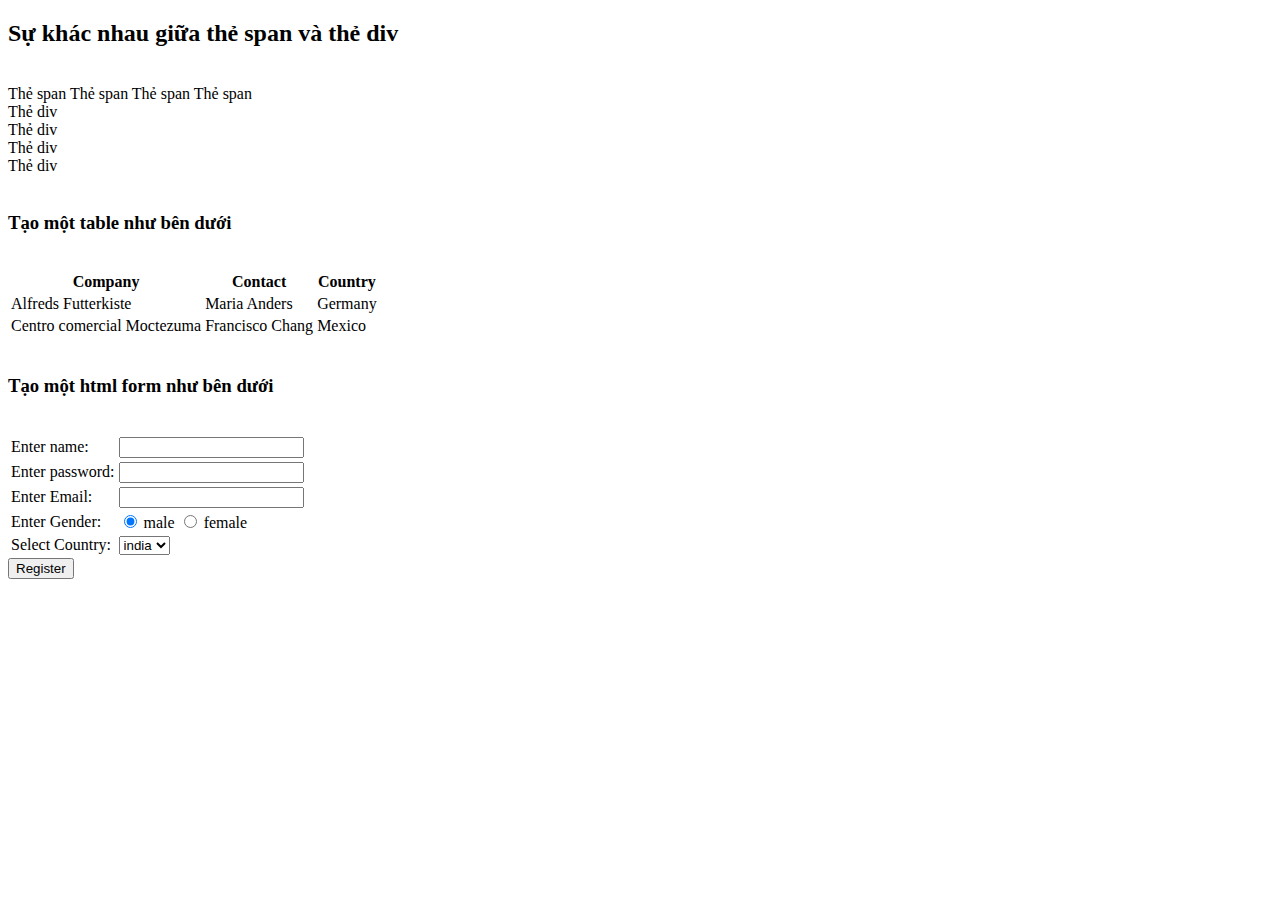
<file: Buoi2/index.html>
<!DOCTYPE html>
<html lang="en">
  <head>
    <meta charset="UTF-8" />
    <meta http-equiv="X-UA-Compatible" content="IE=edge" />
    <meta name="viewport" content="width=device-width, initial-scale=1.0" />
    <title>Document</title>
    <link rel="stylesheet" href="styles.css" />
  </head>
  <body>
    <h2>Sự khác nhau giữa thẻ span và thẻ div</h2>
    <br />
    <span>Thẻ span </span><span>Thẻ span </span><span>Thẻ span </span
    ><span>Thẻ span </span>
    <div>Thẻ div</div>
    <div>Thẻ div</div>
    <div>Thẻ div</div>
    <div>Thẻ div</div>
    <br />
    <h3>Tạo một table như bên dưới</h3>
    <br />
    <table>
      <tr>
        <th>Company</th>
        <th>Contact</th>
        <th>Country</th>
      </tr>
      <tr>
        <td>Alfreds Futterkiste</td>
        <td>Maria Anders</td>
        <td>Germany</td>
      </tr>
      <tr>
        <td>Centro comercial Moctezuma</td>
        <td>Francisco Chang</td>
        <td>Mexico</td>
      </tr>
    </table>
    <br />
    <h3>Tạo một html form như bên dưới</h3>
    <br />
    <form action="">
      <table>
        <tr>
          <td>Enter name:</td>
          <td><input type="text" /></td>
        </tr>
        <tr>
          <td>Enter password:</td>
          <td><input type="text" /></td>
        </tr>
        <tr>
          <td>Enter Email:</td>
          <td><input type="text" /></td>
        </tr>
        <tr>
          <td>Enter Gender:</td>
          <td>
            <span><input type="radio" value="male" checked /> male</span>
            <span><input type="radio" value="female" /> female</span>
          </td>
        </tr>
        <tr>
          <td>Select Country:</td>
          <td>
            <select>
              <option value="india">india</option>
            </select>
          </td>
        </tr>
      </table>
    </form>

    <button>Register</button>
  </body>
</html>
</file>
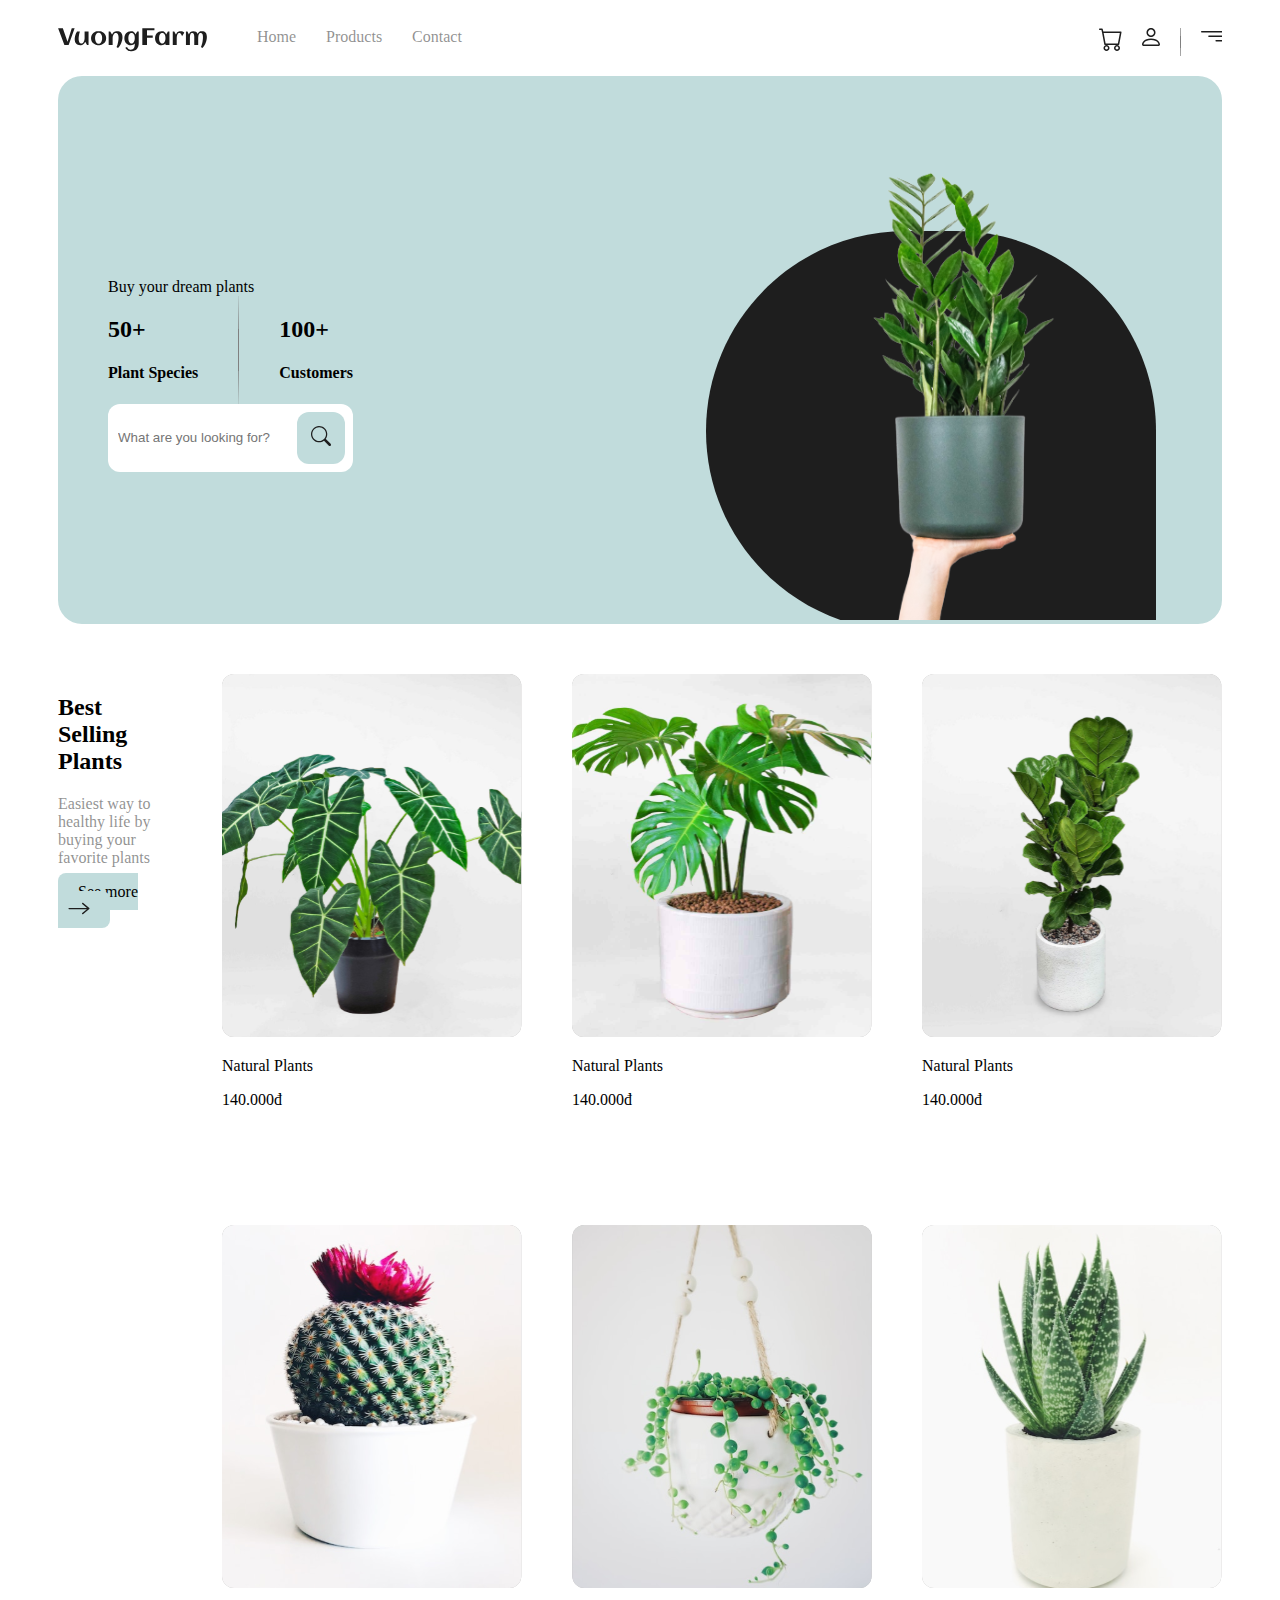
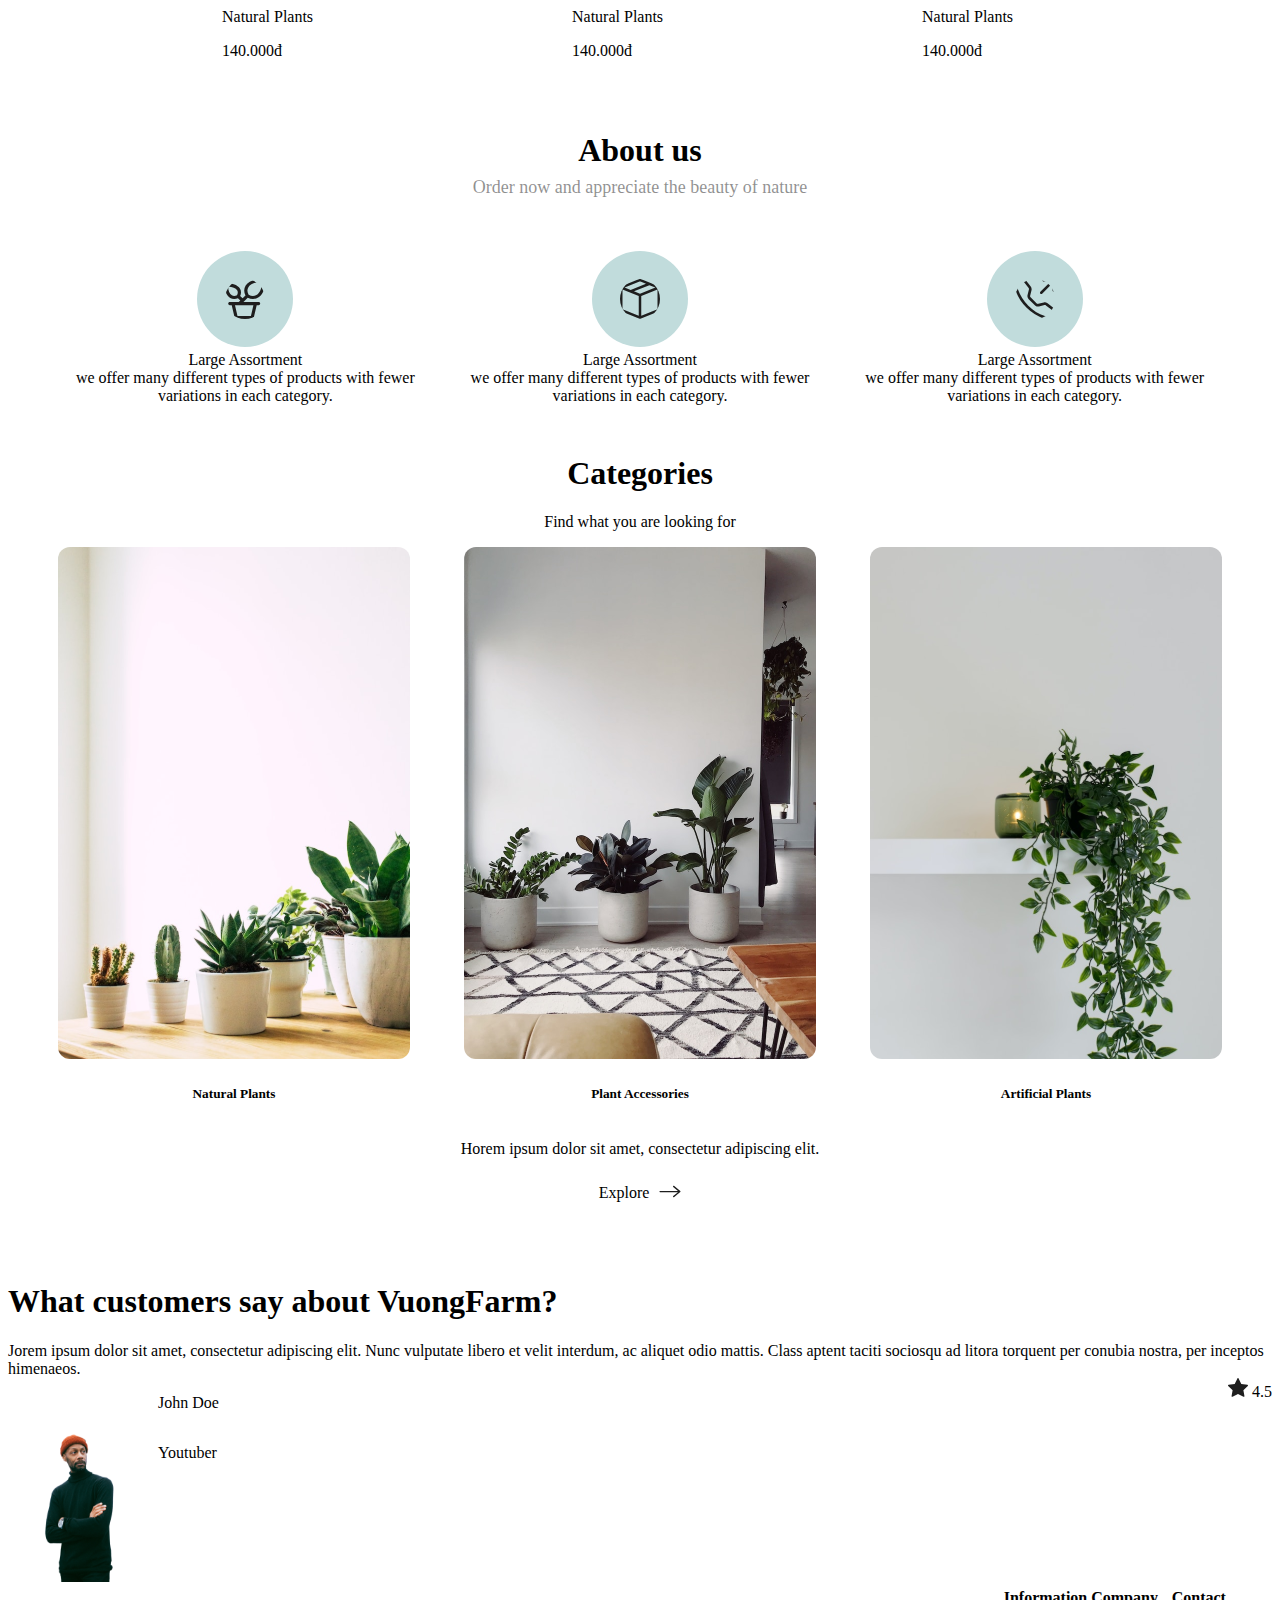
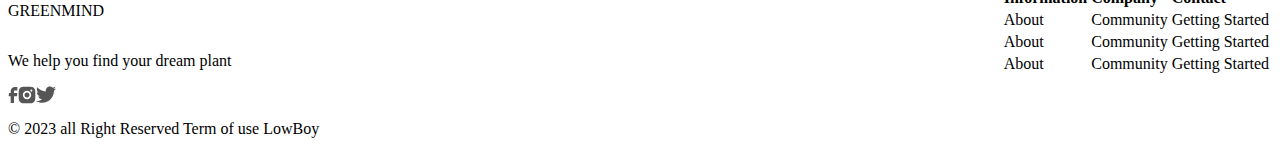
<file: vuongfarm/index.html>
<!DOCTYPE html>
<html lang="en">

<head>
  <meta charset="UTF-8">
  <meta http-equiv="X-UA-Compatible" content="IE=edge">
  <meta name="viewport" content="width=device-width, initial-scale=1.0">
  <title>Document</title>
  <link rel="stylesheet" href="styles.css">
</head>

<body>
  <div class="wrapper">
    <div class="header">
      <div class="header-left">
        <div class="header-left-logo">
          <a href=""><img src="./asserts/logo.svg" alt=""></a>
        </div>
        <div class="header-left-nav">
          <a href="">Home</a>
          <a href="">Products</a>
          <a href="">Contact</a>
        </div>
      </div>
      <div class="header-right">
        <a href=""><img src="./asserts/shopping-cart.svg" alt=""></a>
        <a href=""><img src="./asserts/profile.svg" alt=""></a>
        <div class="vertical">
          <div class="vertical-inner"></div>
        </div>
        <a href=""><img src="./asserts/options.svg" alt=""></a>
      </div>
    </div>
    <div id="content">
      <div class="banner">
        <div class="banner-left">
          <div>Buy your dream plants</div>
          <div class="banner-left-middle">
            <div>
              <h2>50+</h2>
              <h4>Plant Species</h4>
            </div>
            <div class="vertical">
              <div class="vertical-inner"></div>
            </div>
            <div>
              <h2>100+</h2>
              <h4>Customers</h4>
            </div>
          </div>
          <div class="search-box">
            <div class="search-box-text">
              <input type="text" placeholder="What are you looking for?">
            </div>
            <div class="search-icon">
              <a href="">
                <img src="./asserts/search.svg" alt="">
              </a>
            </div>
          </div>
        </div>
        <div class="banner-right">
          <img src="./asserts/banner-img.svg" alt="">
        </div>
      </div>
      <div class="best-selling">
        <div class="best-selling-left">
          <h2>Best Selling Plants</h2>
          <p style="color: #1E1E1E80;">Easiest way to healthy life by buying your favorite plants </p>
          <a href="" class="best-selling-see-more"><span class="best-selling-see-more-text">See more</span></a>
        </div>
        <div class="best-selling-right">
          <div class="best-selling-right-top">
            <div>
              <img src="./asserts/hinh1.svg" alt="">
              <p>Natural Plants</p>
              <p>140.000đ</p>
            </div>
            <div>
              <img src="./asserts/hinh2.svg" alt="">
              <p>Natural Plants</p>
              <p>140.000đ</p>
            </div>
            <div>
              <img src="./asserts/hinh3.svg" alt="">
              <p>Natural Plants</p>
              <p>140.000đ</p>
            </div>
          </div>
          <div class="best-selling-right-bottom">
            <div>
              <img src="./asserts/hinh4.svg" alt="">
              <p>Natural Plants</p>
              <p>140.000đ</p>
            </div>
            <div>
              <img src="./asserts/hinh5.svg" alt="">
              <p>Natural Plants</p>
              <p>140.000đ</p>
            </div>
            <div>
              <img src="./asserts/hinh6.svg" alt="">
              <p>Natural Plants</p>
              <p>140.000đ</p>
            </div>
          </div>
        </div>
      </div>
      <div class="about-us">
        <div class="about-us-top">
          <div class="about-us-top-above">About us</div>
          <div class="about-us-top-below">Order now and appreciate the beauty of nature</div>
        </div>
        <div class="about-us-bottom">
          <div class="about-us-bottom-item">
            <div><img src="./asserts/about-us-1.svg" alt=""></div>
            <div>Large Assortment</div>
            <div>we offer many different types of products with fewer variations in each category.</div>
          </div>
          <div class="about-us-bottom-item">
            <div><img src="./asserts/about-us-2.svg" alt=""></div>
            <div>Large Assortment</div>
            <div>we offer many different types of products with fewer variations in each category.</div>
          </div>
          <div class="about-us-bottom-item">
            <div><img src="./asserts/about-us-3.svg" alt=""></div>
            <div>Large Assortment</div>
            <div>we offer many different types of products with fewer variations in each category.</div>
          </div>
        </div>
      </div>
      <div>
        <div class="categories">
          <div class="categories-top">
            <h1>Categories</h1>
            <p>Find what you are looking for</p>
          </div>
          <div class="categories-bottom">
            <div class="categories-bottom-item">
              <img src="./asserts/categories-1.svg" alt="">
              <h5>Natural Plants</h5>
            </div>
            <div class="categories-bottom-item categories-bottom-item-center">
              <img src="./asserts/categories-2.svg" alt="">
              <h5>Plant Accessories</h5>
            </div>
            <div class="categories-bottom-item">
              <img src="./asserts/categories-3.svg" alt="">
              <h5>Artificial Plants</h5>
            </div>
          </div>
          <div>
            <p style="text-align: center;">Horem ipsum dolor sit amet, consectetur adipiscing elit.</p>
          </div>
          <div class="categories-explore">
            <a href=""><span class="categories-explore-text">Explore</span></a>
          </div>
        </div>
      </div>
      <div class="feedback">
        <h1>What customers say about VuongFarm?</h1>
        <div class="feedback-item">
          <div class="feedback-item-top">Jorem ipsum dolor sit amet, consectetur adipiscing elit. Nunc vulputate libero
            et velit interdum, ac
            aliquet odio mattis. Class aptent taciti sociosqu ad litora torquent per conubia nostra, per inceptos
            himenaeos.</div>
          <div class="feedback-item-bottom">
            <div class="feedback-item-bottom-left">
              <div class="feedback-item-bottom-left-image">
                <img src="./asserts/feedback-img.svg" alt="">
              </div>
              <div class="feedback-item-bottom-left-text">
                <p>John Doe</p>
                <p>Youtuber</p>
              </div>
            </div>
            <div class="feedback-item-bottom-right">
              <img src="./asserts/feedback-rating.svg" alt="">
              <span>4.5</span>
            </div>
          </div>
        </div>
      </div>
    </div>
    <footer class="footer">
      <div class="footer-top">
        <div class="footer-top-left">
          <p>GREENMIND</p>
          <p>We help you find your dream plant</p>
          <div class="footer-top-left-icons">
            <img src="./asserts/footer-icon-1.svg" alt="">
            <img src="./asserts/footer-icon-2.svg" alt="">
            <img src="./asserts/footer-icon-3.svg" alt="">
          </div>
        </div>
        <div class="footer-top-right">
          <table>
            <tr class="footer-top-right-text-title">
            <td>Information</td>
            <td>Company</td>
            <td>Contact</td>
            </tr>
            <tr>
              <td>About</td>
              <td>Community</td>
              <td>Getting Started</td>
            </tr>
            <tr>
              <td>About</td>
              <td>Community</td>
              <td>Getting Started</td>
            </tr>
            <tr>
              <td>About</td>
              <td>Community</td>
              <td>Getting Started</td>
            </tr>
          </table>
        </div>
      </div>
      <p>&copy; 2023 all Right Reserved Term of use LowBoy</p>
    </footer>
  </div>
</body>

</html>
</file>
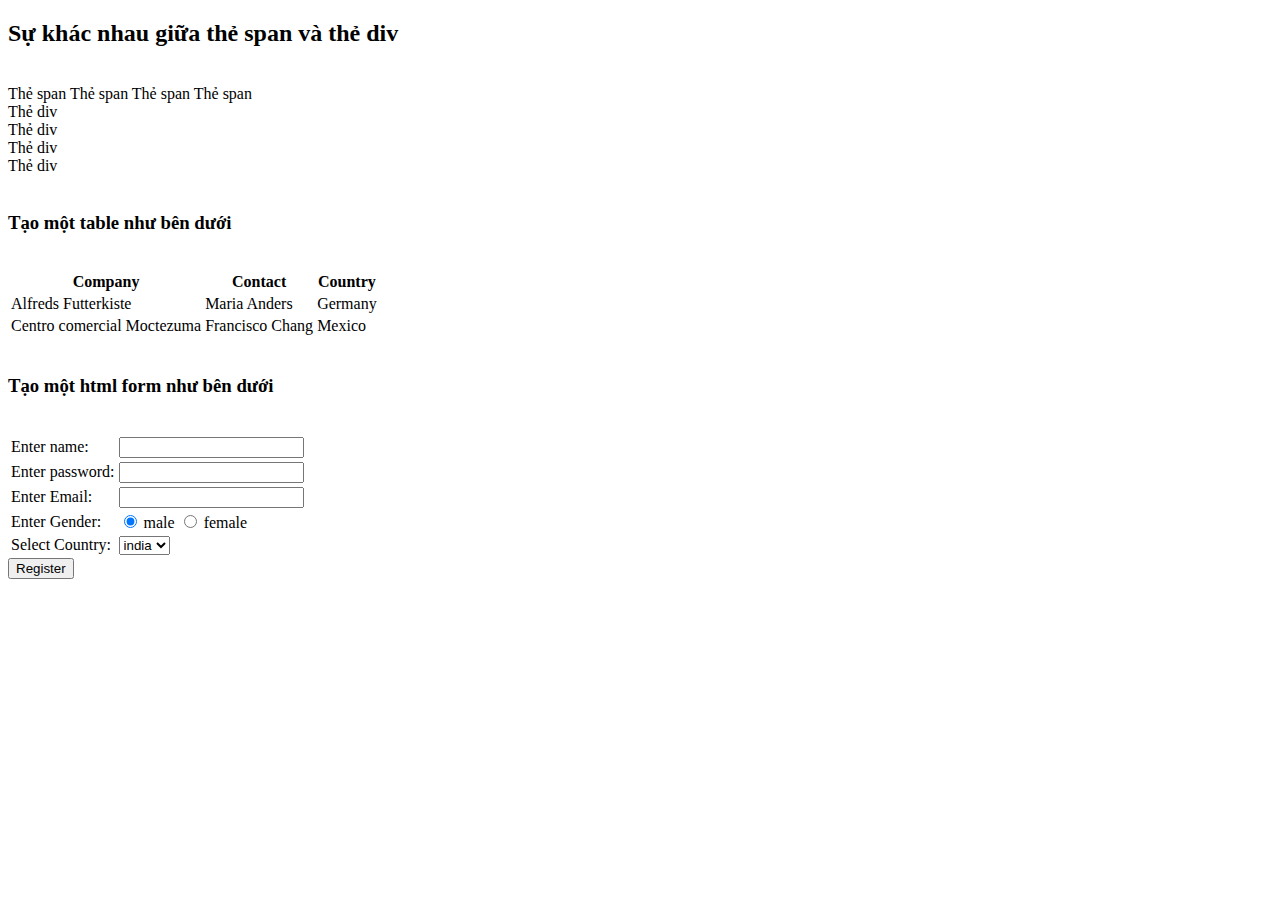
<file: Buoi2/baitap1/index.html>
<!DOCTYPE html>
<html lang="en">
  <head>
    <meta charset="UTF-8" />
    <meta http-equiv="X-UA-Compatible" content="IE=edge" />
    <meta name="viewport" content="width=device-width, initial-scale=1.0" />
    <title>Document</title>
  </head>
  <body>
    <h2>Sự khác nhau giữa thẻ span và thẻ div</h2>
    <br />
    <span>Thẻ span </span><span>Thẻ span </span><span>Thẻ span </span
    ><span>Thẻ span </span>
    <div>Thẻ div</div>
    <div>Thẻ div</div>
    <div>Thẻ div</div>
    <div>Thẻ div</div>
    <br />
    <h3>Tạo một table như bên dưới</h3>
    <br />
    <table>
      <tr>
        <th>Company</th>
        <th>Contact</th>
        <th>Country</th>
      </tr>
      <tr>
        <td>Alfreds Futterkiste</td>
        <td>Maria Anders</td>
        <td>Germany</td>
      </tr>
      <tr>
        <td>Centro comercial Moctezuma</td>
        <td>Francisco Chang</td>
        <td>Mexico</td>
      </tr>
    </table>
    <br />
    <h3>Tạo một html form như bên dưới</h3>
    <br />
    <form action="">
      <table>
        <tr>
          <td>Enter name:</td>
          <td><input type="text" /></td>
        </tr>
        <tr>
          <td>Enter password:</td>
          <td><input type="text" /></td>
        </tr>
        <tr>
          <td>Enter Email:</td>
          <td><input type="text" /></td>
        </tr>
        <tr>
          <td>Enter Gender:</td>
          <td>
            <span><input type="radio" value="male" checked /> male</span>
            <span><input type="radio" value="female" /> female</span>
          </td>
        </tr>
        <tr>
          <td>Select Country:</td>
          <td>
            <select>
              <option value="india">india</option>
            </select>
          </td>
        </tr>
      </table>
    </form>

    <button>Register</button>
  </body>
</html>
</file>
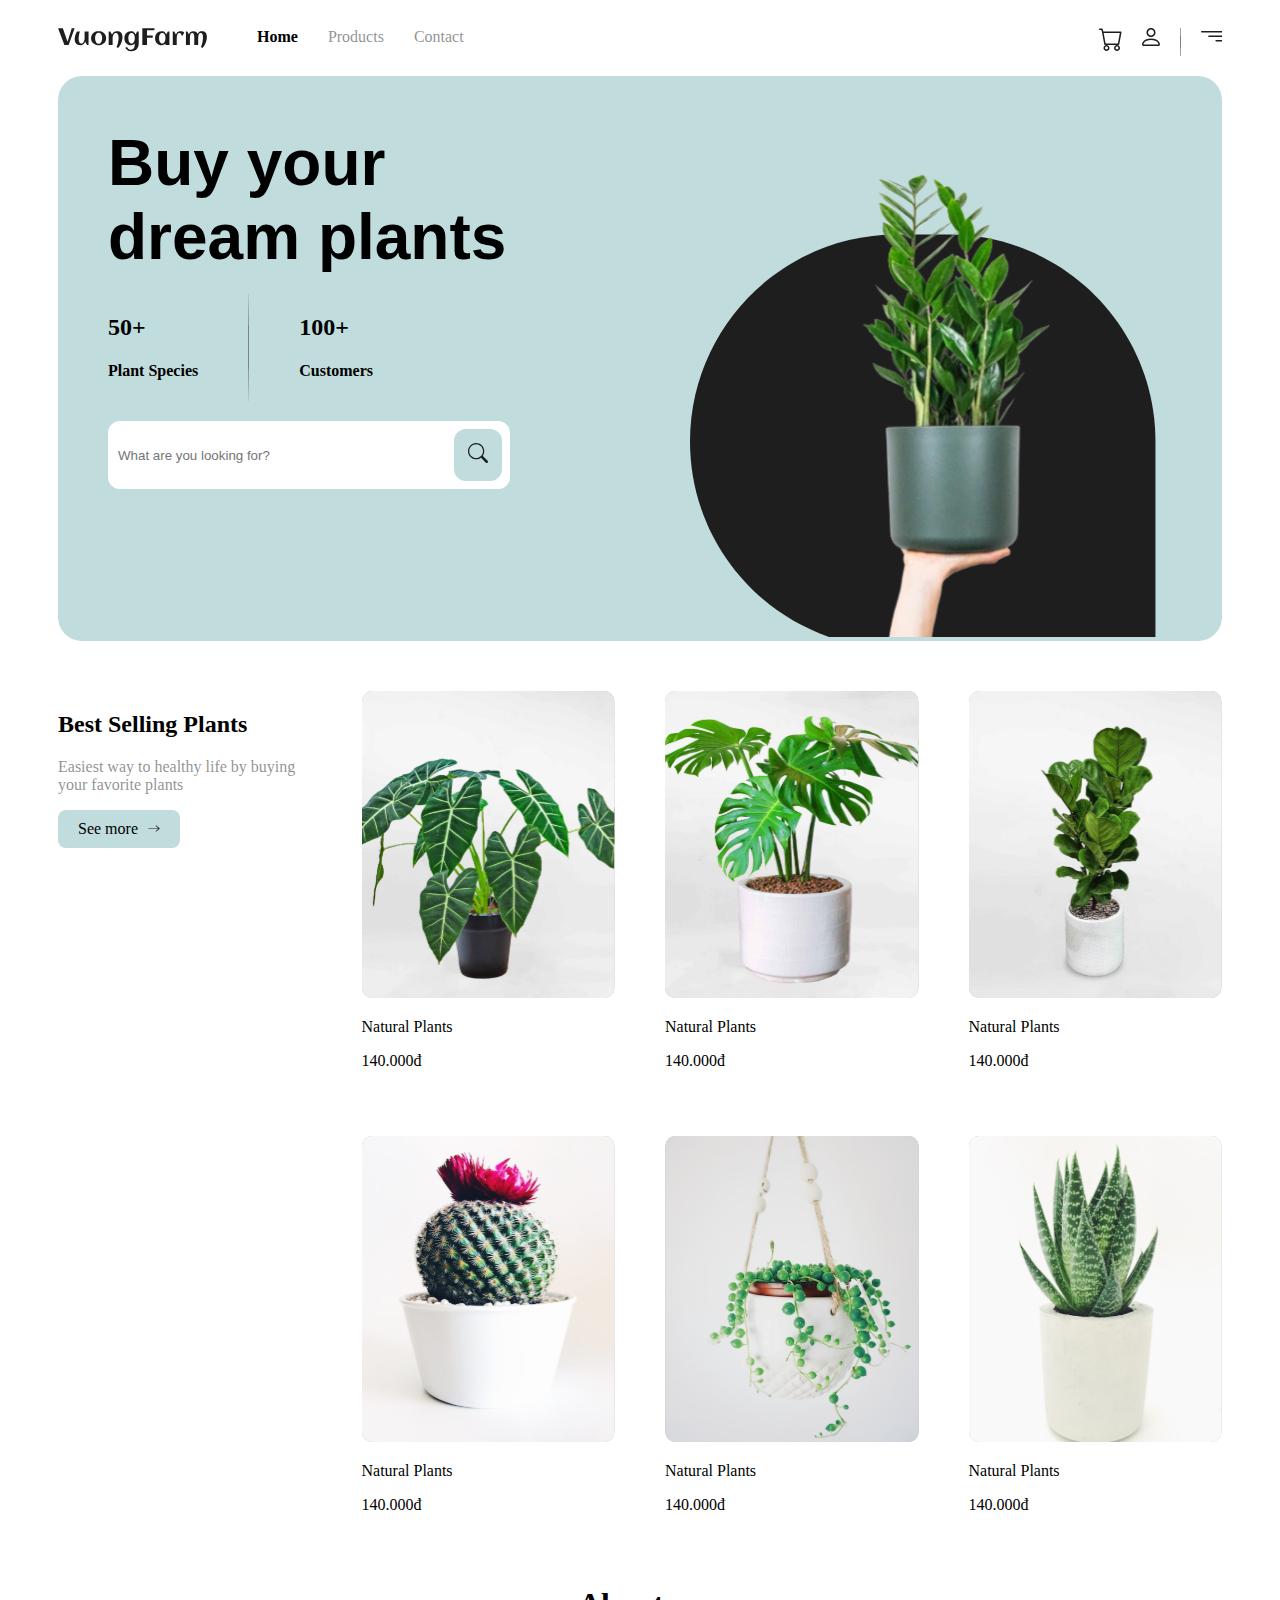
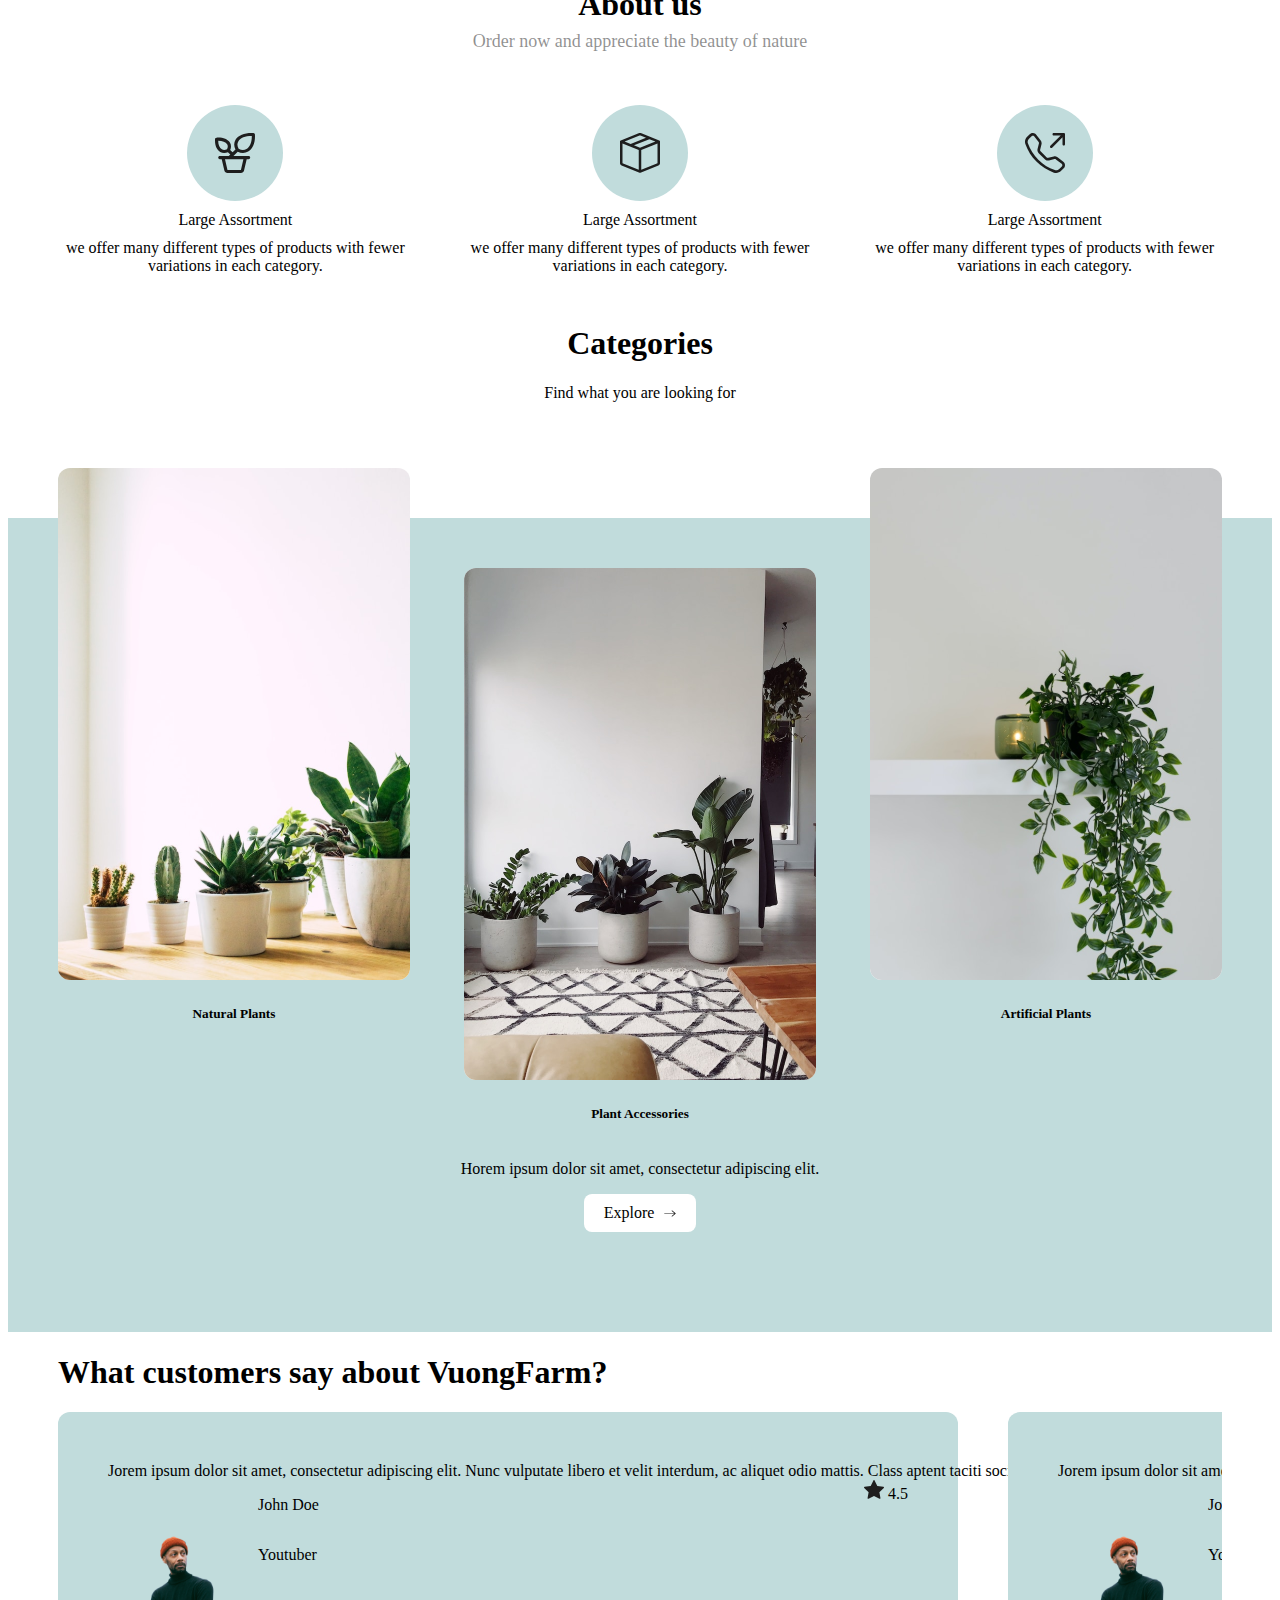
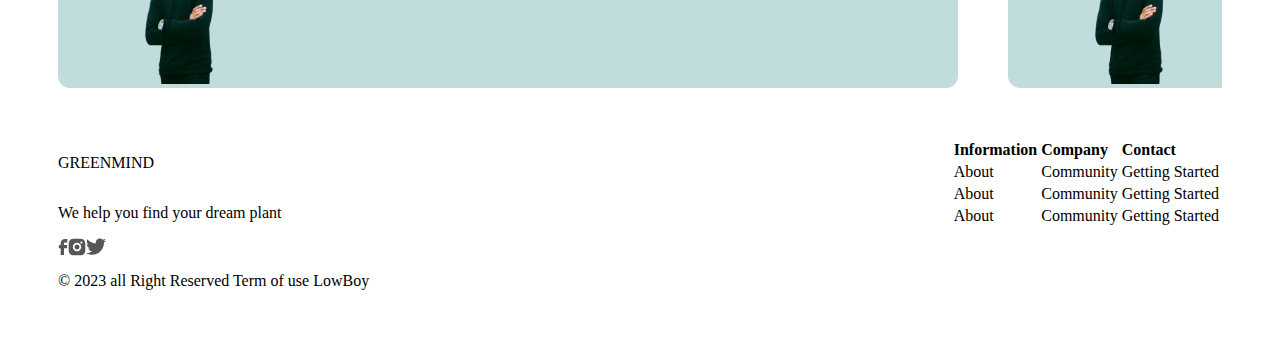
<file: Buoi4/vuongfarm/index.html>
<!DOCTYPE html>
<html lang="en">
  <head>
    <meta charset="UTF-8" />
    <meta http-equiv="X-UA-Compatible" content="IE=edge" />
    <meta name="viewport" content="width=device-width, initial-scale=1.0" />
    <title>Document</title>
    <link rel="stylesheet" href="styles.css" />
  </head>

  <body>
    <div class="wrapper">
      <div class="header">
        <div class="header-left">
          <div class="header-left-logo">
            <a href=""><img src="./asserts/logo.svg" alt="" /></a>
          </div>
          <div class="header-left-nav">
            <a href="" style="font-weight: bold; color: black">Home</a>
            <a href="">Products</a>
            <a href="">Contact</a>
          </div>
        </div>
        <div class="header-right">
          <a href=""><img src="./asserts/shopping-cart.svg" alt="" /></a>
          <a href=""><img src="./asserts/profile.svg" alt="" /></a>
          <div class="vertical">
            <div class="vertical-inner"></div>
          </div>
          <a href=""><img src="./asserts/options.svg" alt="" /></a>
        </div>
      </div>
      <div id="content">
        <div class="banner">
          <div class="banner-left">
            <div
              style="
                font-weight: bold;
                font-size: 64px;
                font-family: 'Segoe UI', Tahoma, Geneva, Verdana, sans-serif;
              "
            >
              Buy your dream plants
            </div>
            <div class="banner-left-middle">
              <div>
                <h2>50+</h2>
                <h4>Plant Species</h4>
              </div>
              <div class="vertical">
                <div class="vertical-inner"></div>
              </div>
              <div>
                <h2>100+</h2>
                <h4>Customers</h4>
              </div>
            </div>
            <div class="search-box">
              <div class="search-box-text">
                <input type="text" placeholder="What are you looking for?" />
              </div>
              <div class="search-icon">
                <a href="">
                  <img src="./asserts/search.svg" alt="" />
                </a>
              </div>
            </div>
          </div>
          <div class="banner-right">
            <img src="./asserts/banner-img.svg" alt="" />
          </div>
        </div>
        <div class="best-selling">
          <div class="best-selling-top">
            <div class="best-selling-item">
              <h2>Best Selling Plants</h2>
              <p style="color: #1e1e1e80">
                Easiest way to healthy life by buying your favorite plants
              </p>
              <a href="" class="best-selling-see-more">See more</a>
            </div>
            <div class="best-selling-item">
              <img src="./asserts/hinh1.svg" alt="" />
              <p>Natural Plants</p>
              <p>140.000đ</p>
            </div>
            <div class="best-selling-item">
              <img src="./asserts/hinh2.svg" alt="" />
              <p>Natural Plants</p>
              <p>140.000đ</p>
            </div>
            <div class="best-selling-item">
              <img src="./asserts/hinh3.svg" alt="" />
              <p>Natural Plants</p>
              <p>140.000đ</p>
            </div>
          </div>
          <div class="best-selling-bottom">
            <div class="best-selling-item"></div>
            <div class="best-selling-item">
              <img src="./asserts/hinh4.svg" alt="" />
              <p>Natural Plants</p>
              <p>140.000đ</p>
            </div>
            <div class="best-selling-item">
              <img src="./asserts/hinh5.svg" alt="" />
              <p>Natural Plants</p>
              <p>140.000đ</p>
            </div>
            <div class="best-selling-item">
              <img src="./asserts/hinh6.svg" alt="" />
              <p>Natural Plants</p>
              <p>140.000đ</p>
            </div>
          </div>
        </div>
        <div class="about-us">
          <div class="about-us-top">
            <div class="about-us-top-above">About us</div>
            <div class="about-us-top-below">
              Order now and appreciate the beauty of nature
            </div>
          </div>
          <div class="about-us-bottom">
            <div class="about-us-bottom-item">
              <div class="img">
                <a href="">
                  <img src="./asserts/about-us-1.svg" alt="" />
                </a>
              </div>
              <div>Large Assortment</div>
              <div>
                we offer many different types of products with fewer variations
                in each category.
              </div>
            </div>
            <div class="about-us-bottom-item">
              <div class="img">
                <a href="">
                  <img src="./asserts/about-us-2.svg" alt="" />
                </a>
              </div>
              <div>Large Assortment</div>
              <div>
                we offer many different types of products with fewer variations
                in each category.
              </div>
            </div>
            <div class="about-us-bottom-item">
              <div class="img">
                <a href="">
                  <img src="./asserts/about-us-3.svg" alt="" />
                </a>
              </div>
              <div>Large Assortment</div>
              <div>
                we offer many different types of products with fewer variations
                in each category.
              </div>
            </div>
          </div>
        </div>
        <div class="categories">
          <div class="categories-top">
            <h1>Categories</h1>
            <p>Find what you are looking for</p>
          </div>
          <div class="categories-bottom-container">
            <div class="categories-bottom">
              <div class="categories-bottom-item">
                <img src="./asserts/categories-1.svg" alt="" />
                <h5>Natural Plants</h5>
              </div>
              <div class="categories-bottom-item categories-bottom-item-center">
                <img src="./asserts/categories-2.svg" alt="" />
                <h5>Plant Accessories</h5>
              </div>
              <div class="categories-bottom-item">
                <img src="./asserts/categories-3.svg" alt="" />
                <h5>Artificial Plants</h5>
              </div>
            </div>
            <div class="cat-bottom">
              <div>
                <p style="text-align: center; padding-top: 50px">
                  Horem ipsum dolor sit amet, consectetur adipiscing elit.
                </p>
              </div>
              <div>
                <a class="categories-explore" href="">Explore</a>
              </div>
            </div>
          </div>
        </div>
        <div class="feedback">
          <h1>What customers say about VuongFarm?</h1>
          <div class="feedback-item-list">
            <div class="feedback-item">
              <div class="feedback-item-top">
                Jorem ipsum dolor sit amet, consectetur adipiscing elit. Nunc
                vulputate libero et velit interdum, ac aliquet odio mattis.
                Class aptent taciti sociosqu ad litora torquent per conubia
                nostra, per inceptos himenaeos.
              </div>
              <div class="feedback-item-bottom">
                <div class="feedback-item-bottom-left">
                  <div class="feedback-item-bottom-left-image">
                    <img src="./asserts/feedback-img.svg" alt="" />
                  </div>
                  <div class="feedback-item-bottom-left-text">
                    <p>John Doe</p>
                    <p>Youtuber</p>
                  </div>
                </div>
                <div class="feedback-item-bottom-right">
                  <img src="./asserts/feedback-rating.svg" alt="" />
                  <span>4.5</span>
                </div>
              </div>
            </div>
            <div class="feedback-item">
              <div class="feedback-item-top">
                Jorem ipsum dolor sit amet, consectetur adipiscing elit. Nunc
                vulputate libero et velit interdum, ac aliquet odio mattis.
                Class aptent taciti sociosqu ad litora torquent per conubia
                nostra, per inceptos himenaeos.
              </div>
              <div class="feedback-item-bottom">
                <div class="feedback-item-bottom-left">
                  <div class="feedback-item-bottom-left-image">
                    <img src="./asserts/feedback-img.svg" alt="" />
                  </div>
                  <div class="feedback-item-bottom-left-text">
                    <p>John Doe</p>
                    <p>Youtuber</p>
                  </div>
                </div>
                <div class="feedback-item-bottom-right">
                  <img src="./asserts/feedback-rating.svg" alt="" />
                  <span>4.5</span>
                </div>
              </div>
            </div>
            <div class="feedback-item">
              <div class="feedback-item-top">
                Jorem ipsum dolor sit amet, consectetur adipiscing elit. Nunc
                vulputate libero et velit interdum, ac aliquet odio mattis.
                Class aptent taciti sociosqu ad litora torquent per conubia
                nostra, per inceptos himenaeos.
              </div>
              <div class="feedback-item-bottom">
                <div class="feedback-item-bottom-left">
                  <div class="feedback-item-bottom-left-image">
                    <img src="./asserts/feedback-img.svg" alt="" />
                  </div>
                  <div class="feedback-item-bottom-left-text">
                    <p>John Doe</p>
                    <p>Youtuber</p>
                  </div>
                </div>
                <div class="feedback-item-bottom-right">
                  <img src="./asserts/feedback-rating.svg" alt="" />
                  <span>4.5</span>
                </div>
              </div>
            </div>
          </div>
        </div>
      </div>
      <footer class="footer">
        <div class="footer-top">
          <div class="footer-top-left">
            <p>GREENMIND</p>
            <p>We help you find your dream plant</p>
            <div class="footer-top-left-icons">
              <img src="./asserts/footer-icon-1.svg" alt="" />
              <img src="./asserts/footer-icon-2.svg" alt="" />
              <img src="./asserts/footer-icon-3.svg" alt="" />
            </div>
          </div>
          <div class="footer-top-right">
            <table>
              <tr class="footer-top-right-text-title">
                <td>Information</td>
                <td>Company</td>
                <td>Contact</td>
              </tr>
              <tr>
                <td>About</td>
                <td>Community</td>
                <td>Getting Started</td>
              </tr>
              <tr>
                <td>About</td>
                <td>Community</td>
                <td>Getting Started</td>
              </tr>
              <tr>
                <td>About</td>
                <td>Community</td>
                <td>Getting Started</td>
              </tr>
            </table>
          </div>
        </div>
        <p>&copy; 2023 all Right Reserved Term of use LowBoy</p>
      </footer>
    </div>
  </body>
</html>
</file>
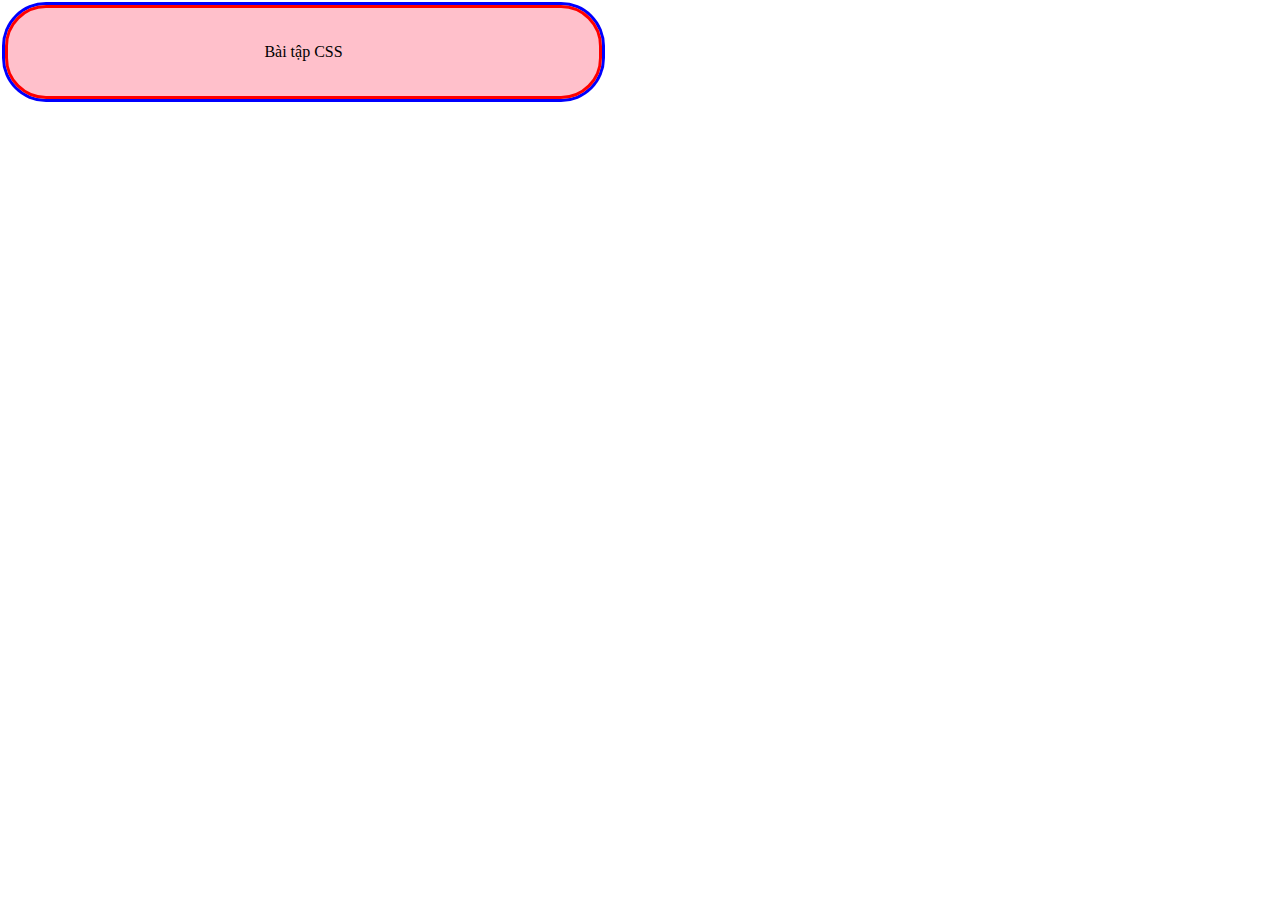
<file: baitapthem.html>
<!DOCTYPE html>
<html lang="en">
  <head>
    <meta charset="UTF-8" />
    <meta http-equiv="X-UA-Compatible" content="IE=edge" />
    <meta name="viewport" content="width=device-width, initial-scale=1.0" />
    <title>Document</title>
    <style>
      .item {
        background: pink;
        border-radius: 38px;
        text-align: center;
        position: relative;
        width: 573px;
        height: 70px;
        border: 9px solid pink;
        box-shadow: 0 0 0 3px red, 0 0 0 3px white, 0 0 0 6px blue;
        position: relative;
      }
      .item::before {
        position: absolute;
        content: "Bài tập CSS";
        top: 50%;
        left: 50%;
        transform: translate(-50%, -50%);
      }
      .item::after {
        position: absolute;
        content: "";
        display: inline-block;
        width: 40px;
        height: 40px;
        background: url("https://upload.wikimedia.org/wikipedia/commons/thumb/7/73/Flat_tick_icon.svg/1024px-Flat_tick_icon.svg.png")
          center center / 100% no-repeat transparent;
        top: 50%;
        left: 5%;
        transform: translate(-50%, -50%);
      }
    </style>
  </head>
  <body>
    <div class="item"></div>
  </body>
</html>
</file>
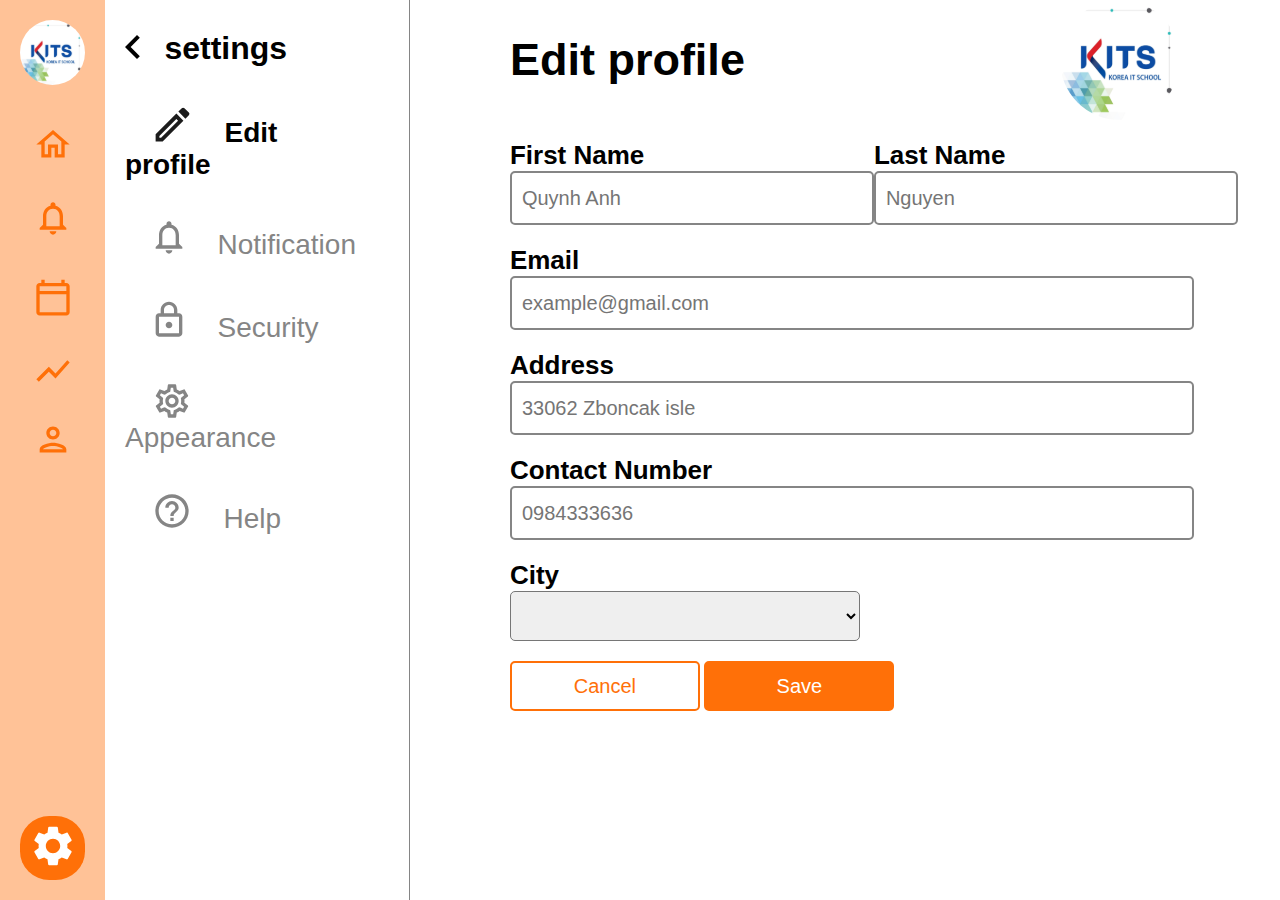
<file: Buoi2/baitap3/baitap3.html>
<!DOCTYPE html>
<html lang="en">
  <head>
    <meta charset="UTF-8" />
    <meta http-equiv="X-UA-Compatible" content="IE=edge" />
    <meta name="viewport" content="width=device-width, initial-scale=1.0" />
    <title>Document</title>
    <link rel="stylesheet" href="styles.css" />
  </head>
  <body>
    <div class="main">
      <!-- Side bar -->
      <div class="side-bar">
        <div class="side-bar-top">
          <a href=""><img src="./asserts/sidebar/logo@0 1.svg" alt="" /></a>
          <a href=""><img src="./asserts/sidebar/home.svg" alt="" /></a>
          <a href=""><img src="./asserts/sidebar/bell.svg" alt="" /></a>
          <a href=""><img src="./asserts/sidebar/calendar.svg" alt="" /></a>
          <a href=""><img src="./asserts/sidebar/trend.svg" alt="" /></a>
          <a href=""><img src="./asserts/sidebar/profile.svg" alt="" /></a>
        </div>

        <div class="side-bar-bottom">
          <a href=""><img src="./asserts/sidebar/setting.svg" alt="" /></a>
        </div>
      </div>
      <!-- Side bar item chosen -->
      <div class="side-bar-chosen-item">
        <div class="item-name">
          <a href=""
            ><img src="./asserts/sidebar-chosen-item-props/back.svg" alt=""
          /></a>
          <span>settings</span>
        </div>
        <div class="item-prop">
          <a href=""
            ><img src="./asserts/sidebar-chosen-item-props/edit.svg" alt=""
          /></a>
          <span class="choose">Edit profile</span>
        </div>
        <div class="item-prop">
          <a href=""
            ><img
              src="./asserts/sidebar-chosen-item-props/notification.svg"
              alt=""
          /></a>
          <span>Notification</span>
        </div>
        <div class="item-prop">
          <a href=""
            ><img src="./asserts/sidebar-chosen-item-props/security.svg" alt=""
          /></a>
          <span>Security</span>
        </div>
        <div class="item-prop">
          <a href=""
            ><img
              src="./asserts/sidebar-chosen-item-props/appearance.svg"
              alt=""
          /></a>
          <span>Appearance</span>
        </div>
        <div class="item-prop">
          <a href=""
            ><img src="./asserts/sidebar-chosen-item-props/help.svg" alt=""
          /></a>
          <span>Help</span>
        </div>
      </div>
      <!-- Content -->
      <div class="scroll">
        <form action="" class="content">
          <div class="edit-profile">
            <span>Edit profile</span>
            <img src="./asserts/main-content/logo.svg" alt="" />
          </div>
          <div class="name">
            <div>
              <label for="">First Name</label><br />
              <input type="text" placeholder="Quynh Anh" />
            </div>
            <div>
              <label for="">Last Name</label><br />
              <input type="text" placeholder="Nguyen" />
            </div>
          </div>
          <div class="email">
            <label for="">Email</label><br />
            <input type="text" placeholder="example@gmail.com" />
          </div>
          <div class="address">
            <label for="">Address</label><br />
            <input type="text" placeholder="33062 Zboncak isle" />
          </div>
          <div class="contact-number">
            <label for="">Contact Number</label><br />
            <input type="text" placeholder="0984333636" />
          </div>
          <div class="city">
            <label for="">City</label><br />
            <select name="" id="">
              <option value=""></option>
            </select>
          </div>
          <div>
            <button class="cancel">Cancel</button>
            <button class="save">Save</button>
          </div>
        </form>
      </div>
    </div>
  </body>
</html>
</file>
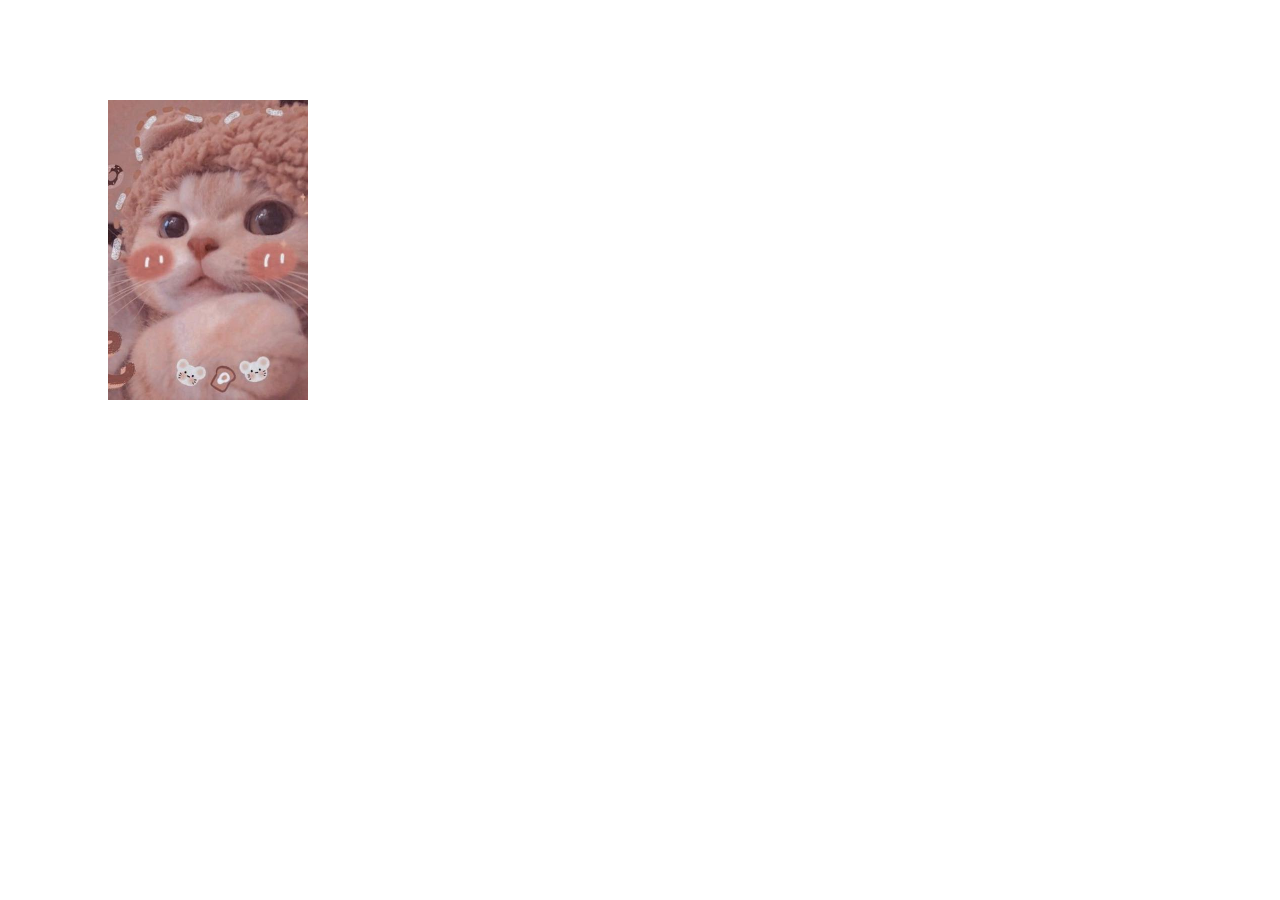
<file: Buoi3/baitap2/animation.html>
<!DOCTYPE html>
<html lang="en">
  <head>
    <meta charset="UTF-8" />
    <meta http-equiv="X-UA-Compatible" content="IE=edge" />
    <meta name="viewport" content="width=device-width, initial-scale=1.0" />
    <title>Document</title>
    <style>
      div {
        position: relative;
        margin: 100px;
      }
      img {
        position: absolute;
        width: 200px;
        height: 300px;
        object-fit: cover;
        transition-duration: 1s;
        transform-origin: bottom right;
      }

      div:hover img.flower1 {
        transform: rotate(-20deg);
      }
      div:hover img.flower2 {
        transform: rotate(0);
      }
      div:hover img.flower3 {
        transform: rotate(20deg);
      }
    </style>
  </head>
  <body>
    <div>
      <img
        class="flower1"
        src="./329028026_588757143269517_7348923548896976560_n.jpg"
        alt=""
      />
      <img
        class="flower2"
        src="./329028026_588757143269517_7348923548896976560_n.jpg"
        alt=""
      />
      <img
        class="flower3"
        src="./329028026_588757143269517_7348923548896976560_n.jpg"
        alt=""
      />
    </div>
  </body>
</html>
</file>
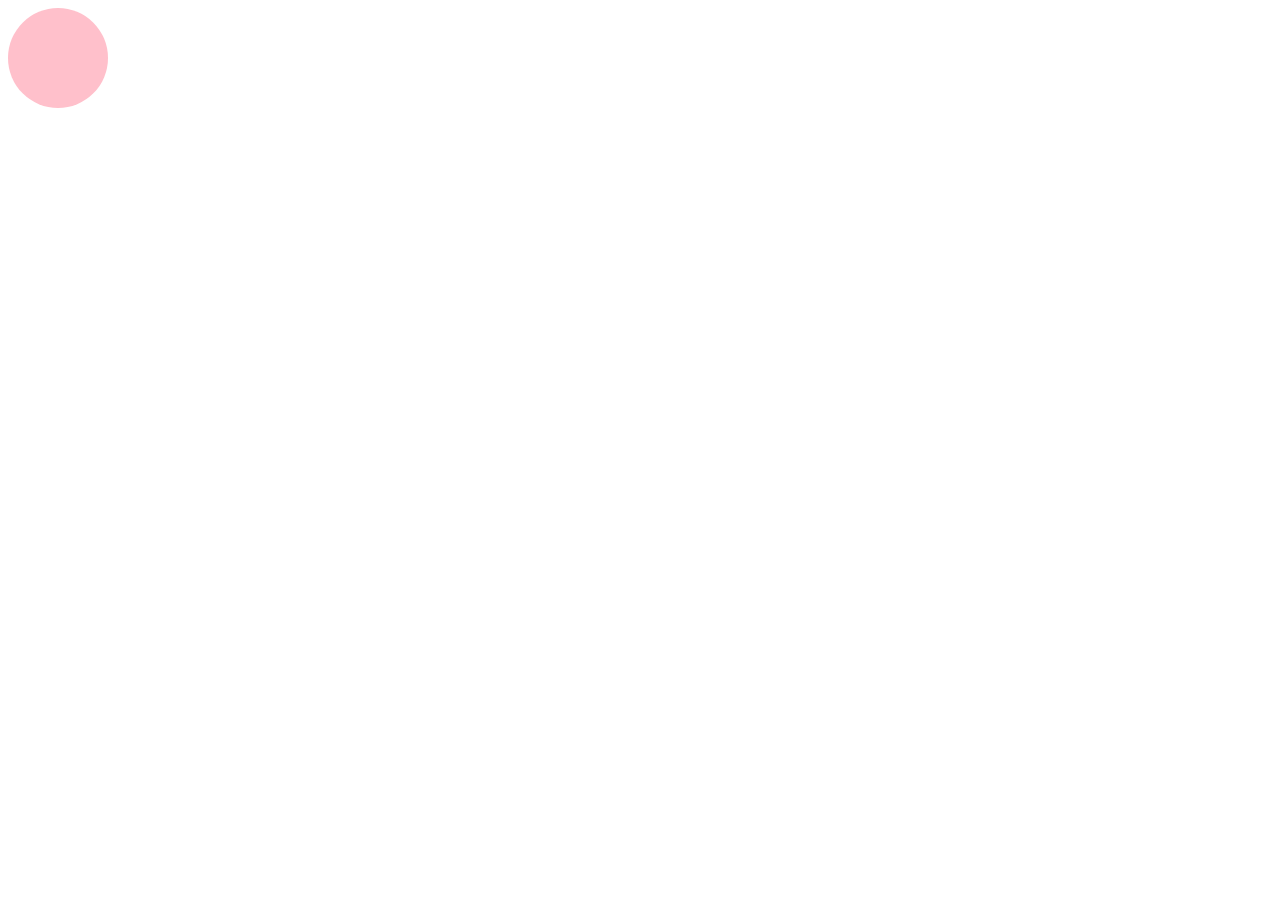
<file: Buoi3/baitap3/circlespin.html>
<!DOCTYPE html>
<html lang="en">
  <head>
    <meta charset="UTF-8" />
    <meta http-equiv="X-UA-Compatible" content="IE=edge" />
    <meta name="viewport" content="width=device-width, initial-scale=1.0" />
    <title>Document</title>
    <style>
      div {
        width: 100px;
        height: 100px;
        background: pink;
        border-radius: 50%;
        animation: self-spin 1s infinite;
      }
      @keyframes self-spin {
        0% {
          transform: rotateY(0);
        }
        50% {
          transform: rotateY(1800deg);
        }
        100% {
          transform: rotateY(720deg);
        }
      }
    </style>
  </head>
  <body>
    <div></div>
  </body>
</html>
</file>
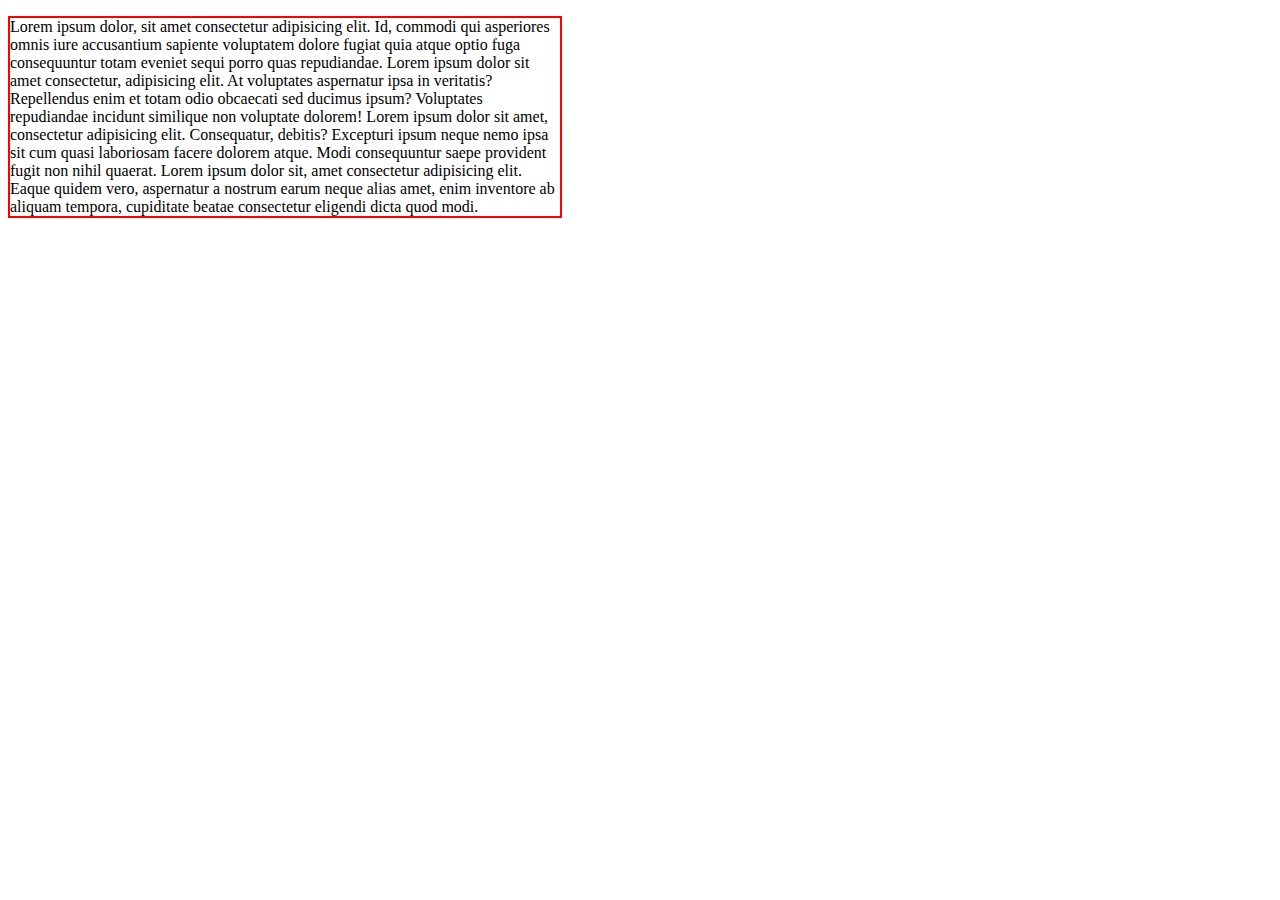
<file: Buoi4/scroll_bar/scrollbar.html>
<!DOCTYPE html>
<html lang="en">
<head>
    <meta charset="UTF-8">
    <meta http-equiv="X-UA-Compatible" content="IE=edge">
    <meta name="viewport" content="width=device-width, initial-scale=1.0">
    <title>Document</title>
    <style>
        p{
            width: 550px;
            border: solid 2px red;
        }

        ::-webkit-scrollbar-thumb {
            background-color: darkblue;
            border-radius: 2px;
        }

    </style>
</head>
<body>
    <div class="overflow">
<p>Lorem ipsum dolor, sit amet consectetur adipisicing elit. Id, commodi qui asperiores omnis iure accusantium sapiente voluptatem dolore fugiat quia atque optio fuga consequuntur totam eveniet sequi porro quas repudiandae.
        Lorem ipsum dolor sit amet consectetur, adipisicing elit. At voluptates aspernatur ipsa in veritatis? Repellendus enim et totam odio obcaecati sed ducimus ipsum? Voluptates repudiandae incidunt similique non voluptate dolorem!
        Lorem ipsum dolor sit amet, consectetur adipisicing elit. Consequatur, debitis? Excepturi ipsum neque nemo ipsa sit cum quasi laboriosam facere dolorem atque. Modi consequuntur saepe provident fugit non nihil quaerat.
        Lorem ipsum dolor sit, amet consectetur adipisicing elit. Eaque quidem vero, aspernatur a nostrum earum neque alias amet, enim inventore ab aliquam tempora, cupiditate beatae consectetur eligendi dicta quod modi.
    </p>
    </div>
    
</body>
</html>
</file>
<file: Buoi2/styles.css>
.navigation {
  display: flex;
  justify-content: center;
}
.nav {
  display: flex;
  gap: 30px;
  padding: 30px 0;
}
.nav a {
  text-decoration: none;
  color: black;
  font-weight: bold;
}
.banner {
  background-color: rgb(201, 196, 196);
  display: flex;
  justify-content: center;
}
.banner-text {
  padding: 100px 0 30px;
}
.main {
  display: flex;
  justify-content: space-around;
}
.subscribe {
  display: flex;
}
.subscribe-right {
  display: flex;
  align-items: center;
  gap: 30px;
}
.subscribe,
.news-cover {
  justify-content: space-around;
  flex-wrap: wrap;
}
.news-cover {
  display: flex;
}
.news-cover-elem {
  position: relative;
}
.im {
  width: 350px;
  height: 350px;
  opacity: 50%;
  border-radius: 15%;
}
.text {
  position: absolute;
  top: 50%;
  left: 50%;
  transform: translate(-50%, -10%);
}
</file>
<file: vuongfarm/styles.css>
/* Vertical Lines */
.vertical {
  width: 1px;
  height: 100%;
  margin: auto;
  position: relative;
  overflow: hidden;
}

.vertical-inner {
  position: absolute;
  width: 100%;
  height: 40%;
  background: grey;
  top: 30%;
  box-shadow: 0px 0px 30px 20px grey;
}

/* ---------------------------------- */
.header {
  display: flex;
  flex-direction: row;
  justify-content: space-between;
  padding: 20px 50px;
}

.header-left {
  display: flex;
  flex-direction: row;
  gap: 50px;
}

.header-left-nav {
  display: flex;
  flex-direction: row;
  gap: 30px;
}

.header-left-nav a {
  text-decoration: none;
  color: #1E1E1E80;
  ;
}

.header-right {
  display: flex;
  flex-direction: row;
  gap: 20px;
}

.nav a {
  text-decoration: none;

}

.banner {
  display: flex;
  flex-direction: row;
  justify-content: space-between;
  padding: 50px 50px 0;
  margin: 0 50px 50px;
  background-color: #C1DCDC;
  border-radius: 24px;
}

.banner-left {
  display: flex;
  flex-direction: column;
  justify-content: center;
}

.banner-right {}

.search-box {
  display: flex;
  background: #FFFFFF;
  padding: 8px;
  border-radius: 12px;
}

.search-box-text {
  display: flex;
  flex-direction: column;
  justify-content: center;
}

.search-box-text input {
  border: none;

}

.search-icon {
  background: #C1DCDC;
  border-radius: 12px;
  padding: 14px;
}

.banner-left-middle {
  display: flex;
  flex-direction: row;
}

.best-selling {
  display: flex;
  flex-direction: row;
  margin: 0 50px 50px;
  justify-content: space-between;
  gap: 60px;
}

.best-selling-see-more {
  text-decoration: none;
  color: black;
  background: #C1DCDC;
  border-radius: 8px;
  padding: 10px 20px;
}

.best-selling-see-more-text::after {
  content: url(./asserts/arrow.svg);
  padding-left: 10px;
}

.best-selling-right {
  display: flex;
  flex-direction: column;
  justify-content: space-between;
  gap: 100px;
}

.best-selling-right-top,
.best-selling-right-bottom {
  display: flex;
  flex-direction: row;
  justify-content: space-between;
  gap: 50px;
}

.about-us {
  margin: 0 50px 50px;
  display: flex;
  flex-direction: column;
  justify-content: space-between;
  gap: 50px;
}

.about-us-top {
  text-align: center;
}

.about-us-top-above {
  font-family: 'Poppins';
  font-style: normal;
  font-weight: 700;
  font-size: 32px;
  line-height: 48px;
}

.about-us-top-below {
  color: #1E1E1E80;
  font-family: 'Poppins';
  font-style: normal;
  font-weight: 500;
  font-size: 18px;
  line-height: 27px;
}

.about-us-bottom {
  display: flex;
  flex-direction: row;
  justify-content: space-between;
  gap: 20px;
}

.about-us-bottom-item {
  text-align: center;
}

.about-us-bottom-item img {
  padding: 28px;
  background: #C1DCDC;
  border-radius: 50%;
}

.categories {
  margin: 0 50px 50px;
}

.categories-top {
  text-align: center;
}

.categories-bottom {
  display: flex;
  flex-direction: row;
  justify-content: space-between;
}

.categories-bottom-item {
  align-self: flex-start;
  text-align: center;

}

.categories-bottom-item-center {
  align-self: flex-end;
}

.categories-explore{
  display: flex;
  flex-direction: row;
  justify-content: center;
}

.categories-explore a{
  text-decoration: none;
  color: black;
  background: #FFFFFF;
  border-radius: 8px;
  padding: 10px 20px;
}

.categories-explore-text::after {
  content: url(./asserts/arrow.svg);
  padding-left: 10px;
}

.feedback {
  display: flex;
  flex-direction: column;
}

.feedback-item {
  display: flex;
  flex-direction: column;
}

.feedback-item-bottom {
  display: flex;
  flex-direction: row;
  justify-content: space-between;
}

.feedback-item-bottom-left {
  display: flex;
  flex-direction: row;
}

.feedback-item-bottom-left-text {
  display: flex;
  flex-direction: column;
}

.footer {
  display: flex;
  flex-direction: column;
}

.footer-top {
  display: flex;
  flex-direction: row;
  justify-content: space-between;
}

.footer-top-left {
  display: flex;
  flex-direction: column;
}

.footer-top-left-icons {
  display: flex;
  flex-direction: row;

}

.footer-top-left-icons img {}

.footer-top-right-text-title {
  font-weight: bold;
}
</file>
<file: Buoi4/vuongfarm/styles.css>
/* Vertical Lines */
.vertical {
  width: 1px;
  height: 100%;
  position: relative;
  overflow: hidden;
}

.vertical-inner {
  position: absolute;
  width: 100%;
  height: 40%;
  background: grey;
  top: 30%;
  box-shadow: 0px 0px 30px 20px grey;
}

/* ---------------------------------- */

.header {
  display: flex;
  flex-direction: row;
  justify-content: space-between;
  padding: 20px 50px;
}

.header-left {
  display: flex;
  flex-direction: row;
  gap: 50px;
}

.header-left-nav {
  display: flex;
  flex-direction: row;
  gap: 30px;
}

.header-left-nav a {
  text-decoration: none;
  color: #1e1e1e80;
}

.header-right {
  display: flex;
  flex-direction: row;
  gap: 20px;
}

.nav a {
  text-decoration: none;
}

.banner {
  display: flex;
  flex-direction: row;
  justify-content: space-between;
  gap: 100px;
  padding: 50px 50px 0;
  margin: 0 50px 50px;
  background-color: #c1dcdc;
  border-radius: 24px;
}

.banner-left {
  display: flex;
  flex-direction: column;
  justify-content: flex-start;
  gap: 20px;
  flex: 1;
}

.banner-right {
  flex: 1;
}

.banner-right img {
  width: 100%;
  object-fit: cover;
}

.search-box {
  display: flex;
  flex-direction: row;
  justify-content: space-between;
  gap: 10px;
  background: #ffffff;
  padding: 8px;
  border-radius: 12px;
  width: 80%;
}

.search-box-text {
  display: flex;
  flex-direction: column;
  justify-content: center;
  width: 100%;
  height: 100%;
}

.search-box-text input {
  border: none;
  width: 100%;
  height: 100%;
}

.search-icon {
  background: #c1dcdc;
  border-radius: 12px;
  padding: 14px;
}

.banner-left-middle {
  display: flex;
  flex-direction: row;
  justify-content: flex-start;
  gap: 50px;
}

.best-selling {
  margin: 0 50px 50px;
  display: flex;
  flex-direction: column;
  gap: 50px;
}

.best-selling-see-more {
  text-decoration: none;
  color: black;
  background: #c1dcdc;
  border-radius: 8px;
  padding: 10px 20px;
  display: inline-block;
}

.best-selling-see-more::after {
  content: "";
  display: inline-block;
  width: 12px;
  height: 10px;
  background: url(./asserts/arrow.svg) center center/100% no-repeat transparent;
  margin-left: 10px;
}

.best-selling-top,
.best-selling-bottom {
  display: flex;
  flex-direction: row;
  justify-content: space-between;
  gap: 50px;
  flex-wrap: wrap;
}

.best-selling-item {
  flex: 1;
}

.best-selling-item img {
  width: 100%;
  object-fit: cover;
}

.about-us {
  margin: 0 50px 50px;
  display: flex;
  flex-direction: column;
  justify-content: space-between;
  gap: 50px;
}

.about-us-top {
  text-align: center;
}

.about-us-top-above {
  font-family: "Poppins";
  font-style: normal;
  font-weight: 700;
  font-size: 32px;
  line-height: 48px;
}

.about-us-top-below {
  color: #1e1e1e80;
  font-family: "Poppins";
  font-style: normal;
  font-weight: 500;
  font-size: 18px;
  line-height: 27px;
}

.about-us-bottom {
  display: flex;
  flex-direction: row;
  justify-content: space-between;
  gap: 50px;
}

.about-us-bottom-item {
  display: flex;
  flex-direction: column;
  align-items: center;
  gap: 10px;
  text-align: center;
}

.img {
  background: #c1dcdc;
  border-radius: 50%;
  width: 96px;
  height: 96px;
  position: relative;
}

.about-us-bottom-item img {
  padding: 28px;
  position: absolute;
  top: 50%;
  left: 50%;
  transform: translate(-50%, -50%);
}

.categories {
}

.categories-top {
  text-align: center;
  padding-bottom: 100px;
}

.categories-bottom-container {
  background: #c1dcdc;
  padding: 0 50px 100px;
  display: flex;
  flex-direction: column;
}

.categories-bottom {
  display: flex;
  flex-direction: row;
  justify-content: space-between;
}

.categories-bottom-item {
  align-self: flex-start;
  text-align: center;
  transform: translateY(-50px);
}

.categories-bottom-item-center {
  align-self: flex-end;
  transform: translateY(50px);
}

.categories-explore {
  text-decoration: none;
  color: black;
  background: #ffffff;
  border-radius: 8px;
  padding: 10px 20px;
  display: inline-block;
}

.categories-explore::after {
  content: "";
  display: inline-block;
  width: 12px;
  height: 10px;
  background: url(./asserts/arrow.svg) center center/100% no-repeat transparent;
  margin-left: 10px;
}

.cat-bottom {
  display: flex;
  flex-direction: column;
  align-items: center;
}

.feedback {
  display: flex;
  flex-direction: column;
  margin: 0 50px 50px;
}

.feedback-item-list {
  display: flex;
  flex-direction: row;
  gap: 50px;
  overflow: auto;
  white-space: nowrap;
}

.feedback-item {
  display: flex;
  flex-direction: column;
  background: #c1dcdc;
  border-radius: 12px;
  padding: 50px 50px 0;
  display: inline-block;
  width: 800px;
}

.feedback-item-bottom {
  display: flex;
  flex-direction: row;
  justify-content: space-between;
}

.feedback-item-top {
}

.feedback-item-bottom-left {
  display: flex;
  flex-direction: row;
}

.feedback-item-bottom-left-text {
  display: flex;
  flex-direction: column;
}

.footer {
  display: flex;
  flex-direction: column;
  margin: 0 50px 50px;
}

.footer-top {
  display: flex;
  flex-direction: row;
  justify-content: space-between;
}

.footer-top-left {
  display: flex;
  flex-direction: column;
}

.footer-top-left-icons {
  display: flex;
  flex-direction: row;
}

.footer-top-left-icons img {
}

.footer-top-right-text-title {
  font-weight: bold;
}
</file>
<file: Buoi2/baitap3/styles.css>
@media only screen and (max-width: 768px) {
  .side-bar-chosen-item {
    display: none;
  }
}
*,
html {
  margin: 0;
  padding: 0;
}
* {
  font-family: "Segoe UI", Tahoma, Geneva, Verdana, sans-serif;
}
.main {
  display: flex;
  flex-direction: row;
  height: 100vh; /*cách để fit với độ dài của giao diện */
}
.side-bar {
  display: flex;
  flex-direction: column;
  justify-content: space-between;
  background: #ffc297;
  padding: 20px;
}
.side-bar-top {
  display: flex;
  flex-direction: column;
  gap: 40px;
  align-items: center;
}
.side-bar-bottom {
  display: flex;
  flex-direction: column;
  align-items: center;
  background-color: #ff7008;
  padding: 10px;
  border-radius: 45%;
}
.side-bar-chosen-item {
  display: flex;
  flex-direction: column;
  gap: 40px;
  border-right: 1px solid #858585;
  padding-left: 20px;
  padding-right: 50px;
  padding-top: 30px;
}
.item-name span {
  font-weight: bold;
  font-family: "Segoe UI", Tahoma, Geneva, Verdana, sans-serif;
  font-size: 32px;
  margin-left: 20px;
}
.item-prop a {
  padding: 30px;
}
.item-prop span {
  font-size: 28px;
  color: #858585;
}
span.choose {
  font-weight: bold;
  color: black;
}
.content {
  display: flex;
  flex-direction: column;
  gap: 20px;
  padding: 0 100px;
}
.scroll {
  overflow: auto;
}
.edit-profile {
  display: flex;
  align-items: center;
  justify-content: space-between;
}
.edit-profile span {
  font-size: 45px;
  font-weight: bold;
}
.content .name {
  display: flex;
  flex-direction: row;
  justify-content: space-between;
}
.content label {
  font-size: 26px;
  font-weight: bold;
}
.content input {
  height: 50px;
  border-radius: 5px;
  border: 2px solid #858585;
}
.content input[placeholder] {
  font-size: 20px;
  padding-left: 10px;
}
.cancel {
  background: #ffffff;
  border: 2px solid #ff7008;
  border-radius: 5px;
  color: #ff7008;
  font-size: 20px;
  width: 190px;
  height: 50px;
}
.save {
  background: #ff7008;
  border-radius: 5px;
  border: 2px solid #ff7008;
  color: #ffffff;
  font-size: 20px;
  width: 190px;
  height: 50px;
}
.name input {
  width: 350px;
}
.email input,
.address input,
.contact-number input {
  width: 100%;
}
.city select {
  height: 50px;
  width: 350px;
  border-radius: 5px;
}
a,
.save,
.cancel {
  cursor: pointer;
}
</file>
